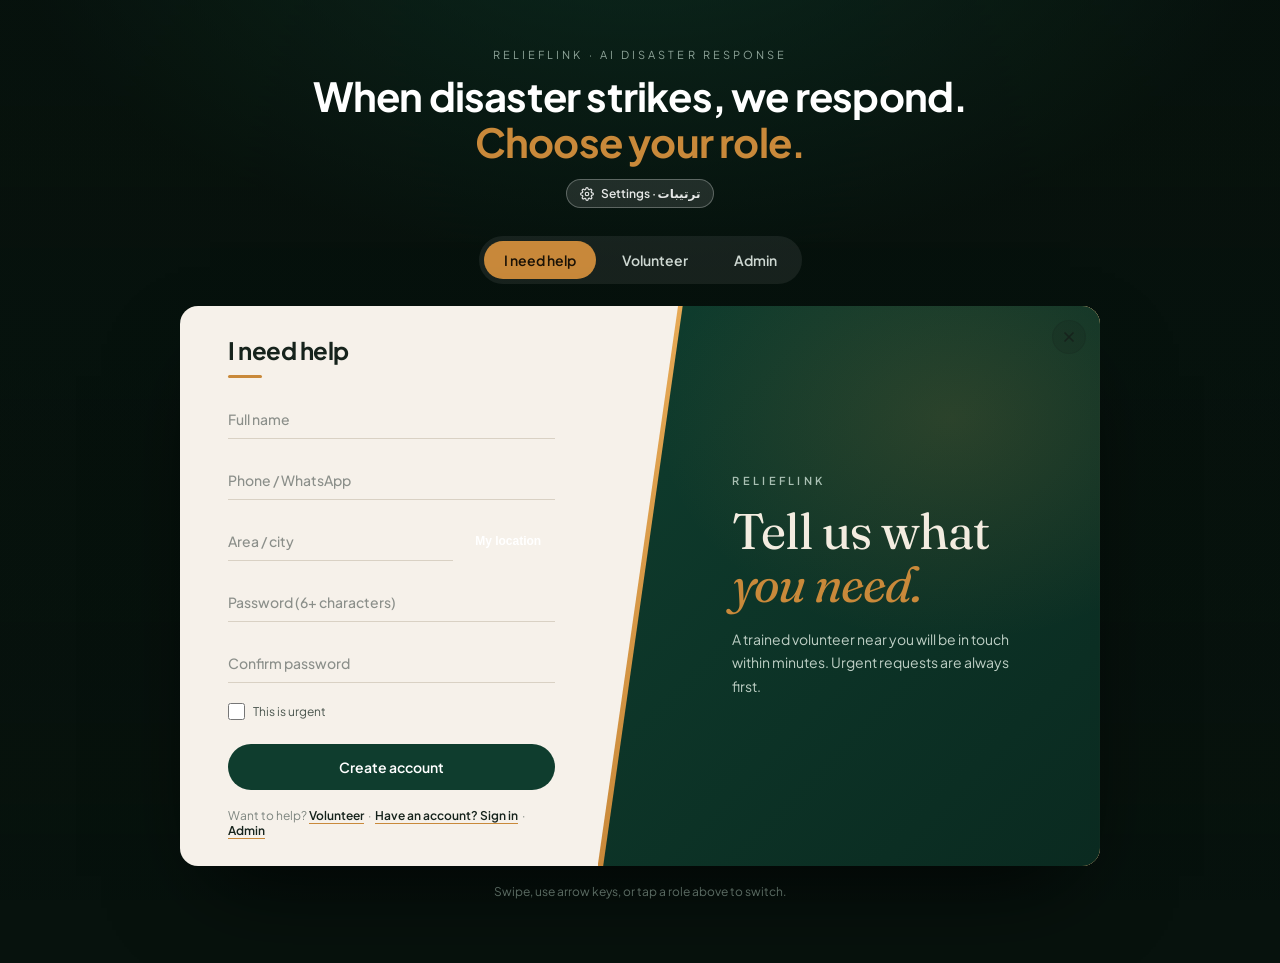
<file: index.html>
<!DOCTYPE html>
<html lang="en">
<head>
<meta charset="utf-8">
<meta name="viewport" content="width=device-width, initial-scale=1">
<title>ReliefLink – Help, Volunteer, Admin</title>
<link rel="preconnect" href="https://fonts.googleapis.com">
<link rel="preconnect" href="https://fonts.gstatic.com" crossorigin>
<link href="https://fonts.googleapis.com/css2?family=Fraunces:ital,opsz,wght@0,9..144,400;1,9..144,400&family=Plus+Jakarta+Sans:wght@400;500;600;700&display=swap" rel="stylesheet">
<style>
:root{
  --bg:#07120d; --cream:#f6f1ea; --ink:#16231c; --muted:#7d857f;
  --green:#0f3d2e; --green2:#0a2a20; --gold:#c9893a; --line:#d9d1c4;
  --ease:cubic-bezier(.77,0,.18,1);
}
*{box-sizing:border-box;margin:0;-webkit-tap-highlight-color:transparent}
html,body{min-height:100%;height:100%}

body{
  background:var(--bg);
  color:#fff;
  font-family:"Plus Jakarta Sans",system-ui,sans-serif;
  overflow-x:hidden;
  -webkit-font-smoothing:antialiased;
}

/* ══════════════════════════════
   BACKGROUND SLIDESHOW
══════════════════════════════ */
.bg-slide{
  position:fixed;inset:0;z-index:0;
  background-size:cover;background-position:center;
  opacity:0;transition:opacity 2s ease-in-out;
  filter:brightness(0.48) saturate(0.7);
}
.bg-slide.visible{opacity:1}
body::after{
  content:"";position:fixed;inset:0;z-index:1;
  background:radial-gradient(900px 500px at 50% -10%,rgba(18,61,45,.5) 0%,rgba(7,18,13,.35) 70%),
             linear-gradient(180deg,rgba(7,18,13,.25) 0%,rgba(7,18,13,.6) 100%);
  pointer-events:none;
}

/* ══════════════════════════════
   DESKTOP LAYOUT (≥761px)
══════════════════════════════ */
.desktop-wrap{
  position:relative;z-index:2;
  display:flex;flex-direction:column;align-items:center;
  padding:48px 16px 64px;
  min-height:100vh;
}

.head{text-align:center;margin-bottom:28px}
.head small{display:block;font-size:11px;letter-spacing:.28em;text-transform:uppercase;color:#8da398;margin-bottom:12px}
.head h1{font-size:clamp(26px,5vw,40px);line-height:1.15;font-weight:700;letter-spacing:-.02em}
.head h1 span{color:var(--gold);display:block}

/* tabs */
.tabs{display:flex;gap:6px;padding:5px;border-radius:999px;background:rgba(255,255,255,.07);margin-bottom:22px;flex-wrap:wrap;justify-content:center}
.tabs button{font:600 14px "Plus Jakarta Sans",sans-serif;color:#cfd9d3;background:none;border:0;padding:10px 20px;border-radius:999px;cursor:pointer;transition:background .35s,color .35s}
.tabs button[aria-selected="true"]{background:var(--gold);color:#1b1206}
.tabs button:focus-visible,.f a:focus-visible,.btn:focus-visible,.eye:focus-visible{outline:2px solid var(--gold);outline-offset:3px}

/* split card */
.card{position:relative;width:min(920px,100%);height:560px;background:var(--cream);color:var(--ink);border-radius:18px;overflow:hidden;box-shadow:0 40px 90px -30px rgba(0,0,0,.8);animation:cardIn 1s var(--ease) both;touch-action:pan-y;transition:opacity .5s var(--ease),transform .5s var(--ease),margin .5s var(--ease)}
@keyframes cardIn{from{opacity:0;transform:translateY(32px) scale(.97)}to{opacity:1;transform:none}}
.card.closed{opacity:0;transform:translateY(20px) scale(.97);pointer-events:none;margin-top:-560px}

.info{position:absolute;top:0;bottom:0;left:46%;width:54%;z-index:2;color:#f3ece0;background:radial-gradient(420px 320px at 70% 20%,rgba(201,137,58,.16),transparent 70%),linear-gradient(135deg,var(--green),var(--green2));clip-path:polygon(16% 0,100% 0,100% 100%,0 100%);transition:left .85s var(--ease),clip-path .85s var(--ease)}
.card[data-side="left"] .info{left:0;clip-path:polygon(0 0,100% 0,84% 100%,0 100%)}
.edge{position:absolute;top:0;bottom:0;left:45.4%;width:54.6%;z-index:1;background:linear-gradient(180deg,#e6a955,var(--gold));clip-path:polygon(16% 0,100% 0,100% 100%,0 100%);transition:left .85s .09s var(--ease),width .85s .09s var(--ease),clip-path .85s .09s var(--ease)}
.card[data-side="left"] .edge{left:0;clip-path:polygon(0 0,100% 0,84% 100%,0 100%)}

.msg{position:absolute;top:0;bottom:0;display:flex;flex-direction:column;justify-content:center;opacity:0;visibility:hidden;transition:opacity .3s,visibility 0s .3s}
.msg.r{left:26%;right:9%}.msg.l{left:9%;right:26%}
.msg.active{opacity:1;visibility:visible;transition:opacity .6s .5s,visibility 0s .5s}
.msg .brand{font-size:11px;letter-spacing:.3em;font-weight:600;color:#a9c0b3;margin-bottom:18px}
.msg h2{font:400 clamp(34px,5vw,50px)/1.05 "Fraunces",serif;letter-spacing:-.02em}
.msg h2 em{color:var(--gold);display:block}
.msg p{margin-top:18px;font-size:14px;line-height:1.65;color:#bfd0c6;max-width:30ch}

.form{position:absolute;top:0;bottom:0;width:46%;padding:0 48px;display:flex;flex-direction:column;justify-content:center;opacity:0;visibility:hidden;transform:translateX(var(--shift));transition:opacity .35s,transform .7s var(--ease),visibility 0s .7s}
.form[data-pos="left"]{left:0;--shift:-28px}
.form[data-pos="right"]{left:54%;--shift:28px}
.form.active{opacity:1;visibility:visible;transform:none;transition:opacity .5s .3s,transform .8s .2s var(--ease),visibility 0s}
.form>*{opacity:0;transform:translateY(12px);transition:opacity .2s,transform .2s}
.form.active>*{opacity:1;transform:none;transition:opacity .5s calc(.45s + var(--i)*70ms),transform .5s calc(.45s + var(--i)*70ms)}
.form h3{font-size:24px;font-weight:700;letter-spacing:-.02em}
.form h3::after{content:"";display:block;width:34px;height:3px;background:var(--gold);margin-top:10px;border-radius:2px}
.sub{font-size:13px;color:var(--muted);margin-top:12px;line-height:1.5}

.field{position:relative;margin-top:22px}
.field input,.field select{width:100%;border:0;border-bottom:1.5px solid var(--line);background:transparent;font:500 14px "Plus Jakarta Sans",sans-serif;color:var(--ink);padding:10px 34px 10px 0;outline:0;border-radius:0;appearance:none}
.field select{cursor:pointer}
.field::before{content:"";position:absolute;left:0;bottom:0;height:1.5px;width:100%;background:var(--gold);transform:scaleX(0);transform-origin:left;transition:transform .45s var(--ease);z-index:1}
.field:focus-within::before{transform:scaleX(1)}
.field input::placeholder{color:#8b8f8a}
.eye{position:absolute;right:0;top:8px;background:none;border:0;font:600 12px "Plus Jakarta Sans";color:var(--muted);cursor:pointer;padding:4px}
.row{display:flex;justify-content:space-between;align-items:center;gap:10px;margin-top:20px;font-size:12px}
.row label{display:flex;align-items:center;gap:8px;cursor:pointer;color:#4b564f}
.row input{accent-color:var(--green);width:15px;height:15px}
#urgentCheck,#mUrgentCheck{accent-color:#d64545;width:17px;height:17px;cursor:pointer}
label.urgent-on{color:#d64545!important;font-weight:700}
.f a{color:var(--ink);font-weight:600;text-decoration:none;border-bottom:1.5px solid var(--gold);cursor:pointer}
.btn{margin-top:24px;width:100%;border:0;border-radius:999px;background:var(--green);color:#fff;font:600 14px "Plus Jakarta Sans",sans-serif;padding:14px;cursor:pointer;transition:transform .25s,box-shadow .25s,background .25s}
.btn:hover{transform:translateY(-2px);box-shadow:0 12px 24px -10px rgba(15,61,46,.7);background:#134a38}
.alt{margin-top:18px;font-size:12px;color:var(--muted)}

/* close & reopen */
.close-btn{position:absolute;top:14px;right:14px;z-index:10;width:34px;height:34px;border-radius:50%;background:rgba(22,35,28,.18);border:1.5px solid rgba(22,35,28,.15);display:flex;align-items:center;justify-content:center;cursor:pointer;transition:background .2s,transform .2s;color:var(--ink)}
.close-btn:hover{background:rgba(201,137,58,.18);transform:scale(1.1)}
.close-btn svg{width:16px;height:16px;pointer-events:none}
.reopen-btn{display:none;margin-top:16px;padding:12px 32px;border-radius:999px;background:rgba(201,137,58,.15);border:1.5px solid var(--gold);color:var(--gold);font:600 14px "Plus Jakarta Sans",sans-serif;cursor:pointer;transition:background .25s,transform .2s;letter-spacing:.03em}
.reopen-btn:hover{background:rgba(201,137,58,.28);transform:translateY(-2px)}
.reopen-btn.visible{display:inline-flex;align-items:center;gap:8px}

.hint{margin-top:18px;font-size:12px;color:#7f968a;text-align:center}

/* toast */
#toast{position:fixed;left:50%;bottom:28px;transform:translate(-50%,30px);opacity:0;pointer-events:none;background:var(--cream);color:var(--ink);padding:12px 20px;border-radius:999px;font-size:14px;font-weight:600;border-left:5px solid var(--gold);transition:opacity .3s,transform .4s var(--ease);z-index:999}
#toast.show{opacity:1;transform:translate(-50%,0)}

/* ══════════════════════════════
   MOBILE LAYOUT (≤760px)
══════════════════════════════ */
.mobile-wrap{display:none}

@media(max-width:760px){
  .desktop-wrap{display:none}
  .mobile-wrap{
    display:flex;flex-direction:column;
    min-height:100vh;
    position:relative;z-index:2;
  }

  /* ── hero top section ── */
  .m-hero{
    padding:52px 24px 28px;
    text-align:center;
    flex-shrink:0;
  }
  .m-logo{
    display:inline-flex;align-items:center;gap:8px;
    margin-bottom:20px;
  }
  .m-logo-dot{
    width:10px;height:10px;border-radius:50%;
    background:var(--gold);
    box-shadow:0 0 0 3px rgba(201,137,58,.25);
    animation:mpulse 2s infinite;
  }
  @keyframes mpulse{0%,100%{box-shadow:0 0 0 3px rgba(201,137,58,.25)}50%{box-shadow:0 0 0 7px rgba(201,137,58,.08)}}
  .m-logo span{font-size:13px;font-weight:700;letter-spacing:.2em;text-transform:uppercase;color:#8da398}

  .m-hero h1{
    font-size:clamp(28px,7vw,38px);
    font-weight:700;line-height:1.15;
    letter-spacing:-.02em;
    margin-bottom:8px;
  }
  .m-hero h1 em{color:var(--gold);font-style:normal;display:block}
  .m-hero p{font-size:13px;color:#8da398;line-height:1.6}

  /* ── 3 role cards ── */
  .m-role-cards{
    display:flex;flex-direction:column;gap:12px;
    padding:0 16px 24px;
  }
  .m-role-card{
    background:rgba(255,255,255,.07);
    border:1.5px solid rgba(255,255,255,.1);
    border-radius:16px;
    padding:18px 20px;
    display:flex;align-items:center;gap:16px;
    cursor:pointer;
    transition:background .25s,border-color .25s,transform .2s;
    -webkit-user-select:none;user-select:none;
  }
  .m-role-card:active{transform:scale(.98)}
  .m-role-card.help-card:hover,  .m-role-card.help-card:focus{background:rgba(15,61,46,.45);border-color:rgba(201,137,58,.4)}
  .m-role-card.vol-card:hover,   .m-role-card.vol-card:focus{background:rgba(15,61,46,.45);border-color:rgba(201,137,58,.4)}
  .m-role-card.admin-card:hover, .m-role-card.admin-card:focus{background:rgba(15,61,46,.45);border-color:rgba(201,137,58,.4)}

  .m-card-icon{
    width:46px;height:46px;border-radius:14px;
    display:flex;align-items:center;justify-content:center;
    flex-shrink:0;
  }
  .help-card  .m-card-icon{background:linear-gradient(135deg,rgba(15,61,46,.9),rgba(22,163,74,.3))}
  .vol-card   .m-card-icon{background:linear-gradient(135deg,rgba(181,135,58,.3),rgba(201,137,58,.5))}
  .admin-card .m-card-icon{background:linear-gradient(135deg,rgba(15,61,46,.9),rgba(10,42,32,.9))}
  .m-card-icon svg{width:22px;height:22px;color:#e8dcc8}

  .m-card-body{flex:1}
  .m-card-label{font-size:10px;font-weight:700;letter-spacing:.15em;text-transform:uppercase;color:var(--gold);margin-bottom:3px}
  .m-card-title{font-size:17px;font-weight:700;color:#f3ece0;line-height:1.2}
  .m-card-desc{font-size:12px;color:#8da398;margin-top:3px;line-height:1.45}

  .m-card-arrow{color:rgba(255,255,255,.3);flex-shrink:0}
  .m-card-arrow svg{width:18px;height:18px}

  /* ── bottom sheet overlay ── */
  .m-sheet-overlay{
    position:fixed;inset:0;z-index:50;
    background:rgba(7,18,13,.6);
    backdrop-filter:blur(4px);
    opacity:0;pointer-events:none;
    transition:opacity .35s ease;
  }
  .m-sheet-overlay.open{opacity:1;pointer-events:all}

  /* ── bottom sheet ── */
  .m-sheet{
    position:fixed;left:0;right:0;bottom:0;z-index:51;
    background:var(--cream);
    border-radius:24px 24px 0 0;
    max-height:92vh;
    overflow-y:auto;
    transform:translateY(100%);
    transition:transform .45s var(--ease);
    /* scrollbar */
    scrollbar-width:thin;
    scrollbar-color:var(--line) transparent;
  }
  .m-sheet.open{transform:translateY(0)}

  /* drag handle */
  .m-sheet-handle{
    display:flex;justify-content:center;padding:14px 0 8px;
    position:sticky;top:0;background:var(--cream);z-index:1;
  }
  .m-sheet-handle::before{
    content:"";width:40px;height:4px;border-radius:2px;
    background:var(--line);
  }

  /* sheet header */
  .m-sheet-head{
    padding:4px 24px 20px;
    display:flex;align-items:flex-start;justify-content:space-between;
    position:sticky;top:36px;background:var(--cream);z-index:1;
    border-bottom:1px solid var(--line);
    margin-bottom:4px;
  }
  .m-sheet-head-text{}
  .m-sheet-badge{font-size:10px;font-weight:700;letter-spacing:.15em;text-transform:uppercase;color:var(--gold);margin-bottom:4px}
  .m-sheet-title{font-size:22px;font-weight:700;color:var(--ink);letter-spacing:-.02em}
  .m-sheet-title::after{content:"";display:block;width:28px;height:3px;background:var(--gold);margin-top:8px;border-radius:2px}

  /* close X */
  .m-sheet-close{
    width:36px;height:36px;border-radius:50%;
    background:rgba(22,35,28,.08);
    border:1.5px solid rgba(22,35,28,.12);
    display:flex;align-items:center;justify-content:center;
    cursor:pointer;flex-shrink:0;margin-left:12px;margin-top:2px;
    transition:background .2s;color:var(--ink);
  }
  .m-sheet-close:hover{background:rgba(201,137,58,.15)}
  .m-sheet-close svg{width:16px;height:16px;pointer-events:none}

  /* sheet form */
  .m-sheet-form{padding:20px 24px 48px}
  .m-field{position:relative;margin-bottom:20px}
  .m-field label{display:block;font-size:11px;font-weight:700;letter-spacing:.08em;text-transform:uppercase;color:var(--muted);margin-bottom:6px}
  .m-field input,.m-field select,.m-field textarea{
    width:100%;border:0;border-bottom:1.5px solid var(--line);
    background:transparent;
    font:500 16px "Plus Jakarta Sans",sans-serif;/* 16px prevents iOS zoom */
    color:var(--ink);padding:10px 0;outline:0;border-radius:0;appearance:none;
  }
  .m-field textarea{min-height:80px;resize:none;line-height:1.5}
  .m-field::after{
    content:"";position:absolute;left:0;bottom:0;height:1.5px;
    width:100%;background:var(--gold);
    transform:scaleX(0);transform-origin:left;transition:transform .4s var(--ease);
  }
  .m-field:focus-within::after{transform:scaleX(1)}
  .m-field input::placeholder,.m-field textarea::placeholder{color:#aaa}
  .m-eye{position:absolute;right:0;bottom:10px;background:none;border:0;font:600 12px "Plus Jakarta Sans";color:var(--muted);cursor:pointer;padding:4px}

  .m-check{display:flex;align-items:center;gap:10px;margin-bottom:20px;cursor:pointer;font-size:13px;color:#4b564f}
  .m-check input{accent-color:var(--green);width:18px;height:18px;flex-shrink:0}

  .m-btn{
    width:100%;border:0;border-radius:999px;
    background:var(--green);color:#fff;
    font:600 16px "Plus Jakarta Sans",sans-serif;
    padding:16px;cursor:pointer;
    transition:transform .2s,box-shadow .2s,background .2s;
    margin-top:8px;
  }
  .m-btn:active{transform:scale(.98)}
  .m-btn:hover{background:#134a38;box-shadow:0 12px 24px -10px rgba(15,61,46,.6)}

  .m-alt{margin-top:20px;font-size:12.5px;color:var(--muted);text-align:center;line-height:1.6}
  .m-alt a{color:var(--ink);font-weight:600;text-decoration:none;border-bottom:1.5px solid var(--gold);cursor:pointer}

  /* quote strip inside sheet */
  .m-quote{
    margin:0 24px 24px;
    padding:18px 20px;
    border-radius:14px;
    background:linear-gradient(135deg,var(--green),var(--green2));
    color:#f3ece0;
  }
  .m-quote-brand{font-size:10px;letter-spacing:.25em;font-weight:700;color:#a9c0b3;margin-bottom:8px;text-transform:uppercase}
  .m-quote h3{font:400 22px/1.15 "Fraunces",serif;letter-spacing:-.01em}
  .m-quote h3 em{color:var(--gold);font-style:normal}
  .m-quote p{font-size:12.5px;color:#bfd0c6;margin-top:8px;line-height:1.55}
}

@media(prefers-reduced-motion:reduce){
  *{transition-duration:.01ms!important;transition-delay:0s!important;animation:none!important}
}
@keyframes rise{from{opacity:0;transform:translateY(12px)}to{opacity:1;transform:none}}
</style>
</head>
<body>

<!-- background slides -->
<div class="bg-slide visible" id="bg0"></div>
<div class="bg-slide" id="bg1"></div>
<div class="bg-slide" id="bg2"></div>
<div class="bg-slide" id="bg3"></div>

<!-- ══════════════════════════════════════
     DESKTOP
══════════════════════════════════════ -->
<div class="desktop-wrap">
  <header class="head">
    <small>ReliefLink · AI Disaster Response</small>
    <h1>When disaster strikes, we respond.<span>Choose your role.</span></h1>
  <div style="margin-top:14px"><a href="dashboards/settings.html?from=index" style="display:inline-flex;align-items:center;gap:7px;font-size:12px;opacity:.9;background:rgba(255,255,255,.12);border:1px solid rgba(255,255,255,.3);border-radius:999px;padding:6px 13px;color:inherit;text-decoration:none;font-weight:600"><svg width="14" height="14" viewBox="0 0 24 24" fill="none" stroke="currentColor" stroke-width="2" stroke-linecap="round" stroke-linejoin="round"><circle cx="12" cy="12" r="3"/><path d="M19.4 15a1.65 1.65 0 0 0 .33 1.82l.06.06a2 2 0 1 1-2.83 2.83l-.06-.06a1.65 1.65 0 0 0-1.82-.33 1.65 1.65 0 0 0-1 1.51V21a2 2 0 1 1-4 0v-.09a1.65 1.65 0 0 0-1-1.51 1.65 1.65 0 0 0-1.82.33l-.06.06a2 2 0 1 1-2.83-2.83l.06-.06a1.65 1.65 0 0 0 .33-1.82 1.65 1.65 0 0 0-1.51-1H3a2 2 0 1 1 0-4h.09a1.65 1.65 0 0 0 1.51-1 1.65 1.65 0 0 0-.33-1.82l-.06-.06a2 2 0 1 1 2.83-2.83l.06.06a1.65 1.65 0 0 0 1.82.33h.01a1.65 1.65 0 0 0 1-1.51V3a2 2 0 1 1 4 0v.09a1.65 1.65 0 0 0 1 1.51h.01a1.65 1.65 0 0 0 1.82-.33l.06-.06a2 2 0 1 1 2.83 2.83l-.06.06a1.65 1.65 0 0 0-.33 1.82v.01a1.65 1.65 0 0 0 1.51 1H21a2 2 0 1 1 0 4h-.09a1.65 1.65 0 0 0-1.51 1z"/></svg>Settings · ترتیبات</a></div>
  </header>

  <div class="tabs" role="tablist" aria-label="Choose your role">
    <button role="tab" data-role="help" aria-selected="true" data-rl="tabHelp">I need help</button>
    <button role="tab" data-role="volunteer" aria-selected="false" data-rl="tabVol">Volunteer</button>
    <button role="tab" data-role="admin" aria-selected="false" data-rl="tabAdmin">Admin</button>
  </div>

  <main class="card" id="card" data-side="right">
    <button class="close-btn" id="closeBtn" aria-label="Close">
      <svg fill="none" viewBox="0 0 24 24" stroke="currentColor" stroke-width="2.5">
        <path stroke-linecap="round" stroke-linejoin="round" d="M6 18L18 6M6 6l12 12"/>
      </svg>
    </button>
    <div class="edge"></div>
    <div class="info" aria-live="polite">
      <div class="msg r active" data-role="help">
        <span class="brand">RELIEFLINK</span>
        <h2>Tell us what <em>you need.</em></h2>
        <p>A trained volunteer near you will be in touch within minutes. Urgent requests are always first.</p>
      </div>
      <div class="msg l" data-role="volunteer">
        <span class="brand">RELIEFLINK</span>
        <h2>Lend a <em>hand.</em></h2>
        <p>Choose what you can do and the hours you have. We match you with people who need your skills.</p>
      </div>
      <div class="msg r" data-role="admin">
        <span class="brand">RELIEFLINK</span>
        <h2>Welcome <em>back.</em></h2>
        <p>Review live requests, assign volunteers, and track every completed response from one place.</p>
      </div>
    </div>

    <form class="form f active" data-role="help" data-pos="left" data-msg="Request sent. A volunteer will contact you soon.">
      <h3 style="--i:0" data-rl="hHelp">I need help</h3>
      <div class="field" style="--i:1"><input aria-label="Full name" placeholder="Full name" required></div>
      <div class="field" style="--i:2"><input type="tel" aria-label="Phone" placeholder="Phone / WhatsApp" required></div>
      <div class="field" style="--i:3">
        <div style="display:flex;gap:8px">
          <input id="helpArea" aria-label="Area" placeholder="Area / city" required style="flex:1">
          <button type="button" id="geoBtn" title="Use my GPS location" onclick="RL.useGeo('helpArea')" style="flex:none;background:var(--g);color:#fff;border:none;border-radius:12px;padding:0 14px;font-size:12px;font-weight:700;cursor:pointer;white-space:nowrap">My location</button>
        </div>
      </div>
      <div class="field" style="--i:4"><input type="password" name="hpass" aria-label="Password" placeholder="Password (6+ characters)" required minlength="6" autocomplete="new-password"></div>
      <div class="field" style="--i:5"><input type="password" name="hpass2" aria-label="Confirm password" placeholder="Confirm password" required minlength="6" autocomplete="new-password"></div>
      <div class="row" style="--i:6"><label><input type="checkbox" id="urgentCheck"> <span data-rl="chkUrgent">This is urgent</span></label></div>
      <button class="btn" style="--i:7" data-rl="btnCreate">Create account</button>
      <p class="alt" style="--i:7">Want to help? <a data-go="volunteer" tabindex="0" role="button">Volunteer</a> &nbsp;·&nbsp; <a tabindex="0" role="button" id="hsOpen"><span data-rl="lnkAccSign">Have an account? Sign in</span></a> &nbsp;·&nbsp; <a data-go="admin" tabindex="0" role="button">Admin</a></p>
      <div id="helpSign" style="display:none;width:100%">
        <h3 data-rl="hAccSign">Sign in to your account</h3>
        <div class="field"><input type="tel" id="hsPhone" aria-label="Phone" placeholder="Phone: 03001234567" maxlength="17"></div>
        <div class="field"><input type="password" id="hsPass" aria-label="Password" placeholder="Password" autocomplete="current-password"></div>
        <button class="btn" type="button" id="hsGo" data-rl="btnSignin">Sign in</button>
        <p class="alt"><a tabindex="0" role="button" id="hsReg"><span data-rl="lnkNoAcc">New here? Create account</span></a></p>
      </div>
    </form>

    <form class="form f" data-role="volunteer" data-pos="right" data-msg="Thank you! We will message you with your first task.">
      <div id="volReg" style="display:contents">
      <h3 style="--i:0" data-rl="hVol">Join as volunteer</h3>
      <div class="field" style="--i:1"><input aria-label="Full name" placeholder="Full name" required minlength="2" maxlength="40" pattern="[A-Za-z\u0600-\u06FF][A-Za-z\u0600-\u06FF ']{1,39}" title="Write your full real name (e.g. Ali Raza)"></div>
      <div class="field" style="--i:2"><input type="tel" aria-label="Phone" placeholder="Phone: 03001234567" required pattern="03\d{9}|\+?92\s?0?3\d[\s\d\-]{7,11}" maxlength="17" title="Pakistani mobile number — 03XXXXXXXXX"></div>
      <div class="field" style="--i:3"><input aria-label="Area" placeholder="Area / city" required minlength="2" maxlength="40"></div>
      <div class="field" style="--i:4"><input type="password" name="pass" aria-label="Password" placeholder="Password (6+ characters)" required minlength="6" autocomplete="new-password"></div>
      <div class="field" style="--i:5"><input type="password" name="pass2" aria-label="Confirm password" placeholder="Confirm password" required minlength="6" autocomplete="new-password"></div>
      <div class="field" style="--i:6">
        <select aria-label="Skill" required>
          <option value="" disabled selected>How can you help?</option>
          <option>Medical / First aid</option><option>Search &amp; rescue</option><option>Delivery &amp; logistics</option><option>Teaching / counselling</option><option>Other</option>
        </select>
      </div>
      <div class="row" style="--i:7"><label><input type="checkbox"> <span data-rl="chkWeekend">Weekends only</span></label></div>
      <button class="btn" style="--i:8" data-rl="btnVol">Join as volunteer</button>
      <p class="alt" style="--i:9"><a tabindex="0" role="button" id="toVolSign"><span data-rl="lnkHaveAcc">Already have an account? Sign in</span></a> &nbsp;·&nbsp; Need help? <a data-go="help" tabindex="0" role="button">Ask for help</a></p>
      </div>
      <div id="volSign" style="display:none">
      <h3 style="--i:0" data-rl="hSign">Volunteer sign in</h3>
      <div class="field" style="--i:1"><input type="tel" id="vsPhone" aria-label="Phone" placeholder="Phone: 03001234567" required pattern="03\d{9}|\+?92\s?0?3\d[\s\d\-]{7,11}" maxlength="17"></div>
      <div class="field" style="--i:2"><input type="password" id="vsPass" aria-label="Password" placeholder="Password" required autocomplete="current-password"></div>
      <button class="btn" style="--i:3" type="submit" data-rl="btnSignin">Sign in</button>
      <p class="alt" style="--i:4"><a tabindex="0" role="button" id="toVolReg"><span data-rl="lnkNoAcc">New here? Create account</span></a></p>
      </div>
    </form>

    <form class="form f" data-role="admin" data-pos="left" data-msg="Signed in (demo). Connect your backend here.">
      <h3 style="--i:0" data-rl="hAdmin">Admin sign in</h3>
      <p class="sub" style="--i:1">For ReliefLink team members only.</p>
      <div class="field" style="--i:2"><input type="email" aria-label="Email" placeholder="Admin email" required></div>
      <div class="field" style="--i:3">
        <input id="pw" type="password" aria-label="Password" placeholder="Password" required>
        <button type="button" class="eye" id="eye" aria-label="Show password">Show</button>
      </div>
      <div class="row" style="--i:4">
        <label><input type="checkbox" checked> Keep me signed in</label>
        <a tabindex="0" role="button" onclick="return RL.forgot()">Forgot?</a>
      </div>
      <button class="btn" style="--i:5" data-rl="btnAdmin">Sign in</button>
      <p class="alt" style="--i:6">Not admin? <a data-go="help" tabindex="0" role="button">Back to help</a></p>
    </form>
  </main>

  <button class="reopen-btn" id="reopenBtn">
    <svg width="16" height="16" fill="none" viewBox="0 0 24 24" stroke="currentColor" stroke-width="2.5"><path stroke-linecap="round" stroke-linejoin="round" d="M12 4v16m8-8H4"/></svg>
    Open panel again
  </button>

  <p class="hint">Swipe, use arrow keys, or tap a role above to switch.</p>
</div>

<!-- ══════════════════════════════════════
     MOBILE
══════════════════════════════════════ -->
<div class="mobile-wrap">

  <!-- hero -->
  <div class="m-hero">
    <div class="m-logo">
      <div class="m-logo-dot"></div>
      <span>ReliefLink · AI Disaster Response</span>
    </div>
    <h1>When disaster strikes,<em>we respond.</em></h1>
    <p style="margin-top:10px">Choose how you want to connect with our relief network.</p>
  </div>

  <!-- 3 role tap cards -->
  <div class="m-role-cards">

    <div class="m-role-card help-card" data-open="help" tabindex="0" role="button" aria-label="I need help">
      <div class="m-card-icon">
        <svg fill="none" viewBox="0 0 24 24" stroke="currentColor" stroke-width="2">
          <path stroke-linecap="round" stroke-linejoin="round" d="M14.857 17.082a23.848 23.848 0 005.454-1.31A8.967 8.967 0 0118 9.75v-.7V9A6 6 0 006 9v.75a8.967 8.967 0 01-2.312 6.022c1.733.64 3.56 1.085 5.455 1.31m5.714 0a24.255 24.255 0 01-5.714 0m5.714 0a3 3 0 11-5.714 0"/>
        </svg>
      </div>
      <div class="m-card-body">
        <div class="m-card-label">Affected Person</div>
        <div class="m-card-title">I Need Help</div>
        <div class="m-card-desc">Send SOS · Find shelter · AI guidance</div>
      </div>
      <div class="m-card-arrow">
        <svg fill="none" viewBox="0 0 24 24" stroke="currentColor" stroke-width="2.5">
          <path stroke-linecap="round" stroke-linejoin="round" d="M8.25 4.5l7.5 7.5-7.5 7.5"/>
        </svg>
      </div>
    </div>

    <div class="m-role-card vol-card" data-open="volunteer" tabindex="0" role="button" aria-label="Volunteer">
      <div class="m-card-icon">
        <svg fill="none" viewBox="0 0 24 24" stroke="currentColor" stroke-width="2">
          <path stroke-linecap="round" stroke-linejoin="round" d="M17 20h5v-2a3 3 0 00-5.356-1.857M17 20H7m10 0v-2c0-.656-.126-1.283-.356-1.857M7 20H2v-2a3 3 0 015.356-1.857M7 20v-2c0-.656.126-1.283.356-1.857m0 0a5.002 5.002 0 019.288 0M15 7a3 3 0 11-6 0 3 3 0 016 0z"/>
        </svg>
      </div>
      <div class="m-card-body">
        <div class="m-card-label">Community Hero</div>
        <div class="m-card-title">I Want to Volunteer</div>
        <div class="m-card-desc">Join the network · Get matched · Save lives</div>
      </div>
      <div class="m-card-arrow">
        <svg fill="none" viewBox="0 0 24 24" stroke="currentColor" stroke-width="2.5">
          <path stroke-linecap="round" stroke-linejoin="round" d="M8.25 4.5l7.5 7.5-7.5 7.5"/>
        </svg>
      </div>
    </div>

    <div class="m-role-card admin-card" data-open="admin" tabindex="0" role="button" aria-label="Admin">
      <div class="m-card-icon">
        <svg fill="none" viewBox="0 0 24 24" stroke="currentColor" stroke-width="2">
          <path stroke-linecap="round" stroke-linejoin="round" d="M9 17V7m0 10a2 2 0 01-2 2H5a2 2 0 01-2-2V7a2 2 0 012-2h2a2 2 0 012 2m0 10a2 2 0 002 2h2a2 2 0 002-2M9 7a2 2 0 012-2h2a2 2 0 012 2m0 10V7m0 10a2 2 0 002 2h2a2 2 0 002-2V7a2 2 0 00-2-2h-2a2 2 0 00-2 2"/>
        </svg>
      </div>
      <div class="m-card-body">
        <div class="m-card-label">Command Center</div>
        <div class="m-card-title">Admin / Manager</div>
        <div class="m-card-desc">Dashboard · Assign volunteers · Monitor</div>
      </div>
      <div class="m-card-arrow">
        <svg fill="none" viewBox="0 0 24 24" stroke="currentColor" stroke-width="2.5">
          <path stroke-linecap="round" stroke-linejoin="round" d="M8.25 4.5l7.5 7.5-7.5 7.5"/>
        </svg>
      </div>
    </div>

  </div><!-- /m-role-cards -->

  <!-- bottom sheet overlay -->
  <div class="m-sheet-overlay" id="mOverlay"></div>

  <!-- bottom sheet: I need help -->
  <div class="m-sheet" id="sheet-help" role="dialog" aria-label="I need help">
    <div class="m-sheet-handle"></div>
    <div class="m-sheet-head">
      <div class="m-sheet-head-text">
        <div class="m-sheet-badge">Affected Person</div>
        <div class="m-sheet-title">I Need Help</div>
      </div>
      <button class="m-sheet-close" data-close aria-label="Close">
        <svg fill="none" viewBox="0 0 24 24" stroke="currentColor" stroke-width="2.5">
          <path stroke-linecap="round" stroke-linejoin="round" d="M6 18L18 6M6 6l12 12"/>
        </svg>
      </button>
    </div>
    <div class="m-quote">
      <div class="m-quote-brand">RELIEFLINK</div>
      <h3>Tell us what <em>you need.</em></h3>
      <p>A trained volunteer near you will be in touch within minutes.</p>
    </div>
    <form class="m-sheet-form" data-mmsg="Account created! A volunteer will contact you soon.">
      <div class="m-field"><label>Full Name</label><input type="text" placeholder="Your full name" required></div>
      <div class="m-field"><label>Phone / WhatsApp</label><input type="tel" placeholder="+92 3xx-xxxxxxx" required></div>
      <div class="m-field"><label>Area / City</label><input type="text" placeholder="Your location" required></div>
      <div class="m-field"><label>Password</label><input type="password" name="hpass" placeholder="Password (6+ characters)" required minlength="6" autocomplete="new-password"></div>
      <div class="m-field"><label>Confirm Password</label><input type="password" name="hpass2" placeholder="Re-enter password" required minlength="6" autocomplete="new-password"></div>
      <label class="m-check"><input type="checkbox" id="mUrgentCheck"> Mark as urgent</label>
      <button type="submit" class="m-btn" data-rl="btnCreate">Create account</button>
      <p class="m-alt">Want to help others? <a data-mopen="volunteer">Volunteer</a> &nbsp;·&nbsp; <a data-mopen="signin"><span data-rl="lnkAccSign">Have an account? Sign in</span></a></p>
    </form>
  </div>

  <!-- bottom sheet: Sign in (citizen / volunteer) -->
  <div class="m-sheet" id="sheet-signin" role="dialog" aria-label="Sign in">
    <div class="m-sheet-handle"></div>
    <div class="m-sheet-head">
      <div class="m-sheet-head-text">
        <div class="m-sheet-badge">ReliefLink Account</div>
        <div class="m-sheet-title">Sign In</div>
      </div>
      <button class="m-sheet-close" data-close aria-label="Close">
        <svg fill="none" viewBox="0 0 24 24" stroke="currentColor" stroke-width="2.5">
          <path stroke-linecap="round" stroke-linejoin="round" d="M6 18L18 6M6 6l12 12"/>
        </svg>
      </button>
    </div>
    <div class="m-quote">
      <div class="m-quote-brand">RELIEFLINK</div>
      <h3>Welcome <em>back.</em></h3>
      <p>Sign in with your mobile number and password to track your request status.</p>
    </div>
    <form class="m-sheet-form" id="mSignForm">
      <div class="m-field" id="mRegNameField" style="display:none"><label>Full Name</label><input type="text" id="mSignName" placeholder="Your full name" maxlength="40" autocomplete="name"></div>
      <div class="m-field"><label>Mobile Number</label><input type="tel" id="mSignPhone" placeholder="03001234567" required pattern="03\d{9}|\+?92\s?0?3\d[\s\d\-]{7,11}" maxlength="17"></div>
      <div class="m-field"><label>Password</label><input type="password" id="mSignPass" placeholder="••••••••" required autocomplete="current-password"></div>
      <button type="submit" class="m-btn"><span id="mSignBtn" data-rl="btnSigninMob">Sign in</span></button>
      <p class="m-alt"><a data-mtogglereg="" tabindex="0" role="button"><span id="mRegToggle" data-rl="lnkNoAcc">New here? Create account</span></a> &nbsp;·&nbsp; <a data-mopen="volunteer"><span data-rl="lnkNoAccMob">Volunteer account? Join as volunteer</span></a></p>
    </form>
  </div>

  <!-- bottom sheet: Volunteer -->
  <div class="m-sheet" id="sheet-volunteer" role="dialog" aria-label="Volunteer">
    <div class="m-sheet-handle"></div>
    <div class="m-sheet-head">
      <div class="m-sheet-head-text">
        <div class="m-sheet-badge">Community Hero</div>
        <div class="m-sheet-title">Join as Volunteer</div>
      </div>
      <button class="m-sheet-close" data-close aria-label="Close">
        <svg fill="none" viewBox="0 0 24 24" stroke="currentColor" stroke-width="2.5">
          <path stroke-linecap="round" stroke-linejoin="round" d="M6 18L18 6M6 6l12 12"/>
        </svg>
      </button>
    </div>
    <div class="m-quote">
      <div class="m-quote-brand">RELIEFLINK</div>
      <h3>Lend a <em>hand.</em></h3>
      <p>We match you with people who need your skills, close to you.</p>
    </div>
    <form class="m-sheet-form" data-mmsg="Thank you! We'll message you with your first task.">
      <div class="m-field"><label>Full Name</label><input type="text" placeholder="Your full name" required minlength="2" maxlength="40" pattern="[A-Za-z\u0600-\u06FF][A-Za-z\u0600-\u06FF ']{1,39}" title="Write your full real name (e.g. Ali Raza)"></div>
      <div class="m-field"><label>Phone / WhatsApp</label><input type="tel" placeholder="03001234567" required pattern="03\d{9}|\+?92\s?0?3\d[\s\d\-]{7,11}" maxlength="17" title="Pakistani mobile number — 03XXXXXXXXX"></div>
      <div class="m-field"><label>Area / City</label><input type="text" placeholder="Where are you based?" required minlength="2" maxlength="40"></div>
      <div class="m-field"><label>Password</label><input type="password" name="pass" placeholder="Password (6+ characters)" required minlength="6" autocomplete="new-password"></div>
      <div class="m-field"><label>Confirm Password</label><input type="password" name="pass2" placeholder="Re-enter password" required minlength="6" autocomplete="new-password"></div>
      <div class="m-field">
        <label>How can you help?</label>
        <select required><option value="" disabled selected>Choose skill…</option><option>Medical / First aid</option><option>Search &amp; rescue</option><option>Delivery &amp; logistics</option><option>Teaching / counselling</option><option>Other</option></select>
      </div>
      <label class="m-check"><input type="checkbox"> Available weekends only</label>
      <button type="submit" class="m-btn" data-rl="mobVol">Register as Volunteer</button>
      <p class="m-alt"><a data-mopen="signin"><span data-rl="lnkHaveAccMob">Already have an account? Sign in</span></a> &nbsp;·&nbsp; Need help yourself? <a data-mopen="help">Ask for help</a></p>
    </form>
  </div>

  <!-- bottom sheet: Admin -->
  <div class="m-sheet" id="sheet-admin" role="dialog" aria-label="Admin sign in">
    <div class="m-sheet-handle"></div>
    <div class="m-sheet-head">
      <div class="m-sheet-head-text">
        <div class="m-sheet-badge">Command Center</div>
        <div class="m-sheet-title">Admin Sign In</div>
      </div>
      <button class="m-sheet-close" data-close aria-label="Close">
        <svg fill="none" viewBox="0 0 24 24" stroke="currentColor" stroke-width="2.5">
          <path stroke-linecap="round" stroke-linejoin="round" d="M6 18L18 6M6 6l12 12"/>
        </svg>
      </button>
    </div>
    <div class="m-quote">
      <div class="m-quote-brand">RELIEFLINK</div>
      <h3>Welcome <em>back.</em></h3>
      <p>Review live requests and manage your response teams.</p>
    </div>
    <form class="m-sheet-form" data-mmsg="Signed in (demo). Connect your backend here.">
      <p style="font-size:12.5px;color:var(--muted);margin-bottom:20px">For ReliefLink team members only.</p>
      <div class="m-field"><label>Admin Email</label><input type="email" placeholder="admin@relieflink.pk" required></div>
      <div class="m-field">
        <label>Password</label>
        <input id="mpw" type="password" placeholder="••••••••••" required>
        <button type="button" class="m-eye" id="meye">Show</button>
      </div>
      <label class="m-check"><input type="checkbox" checked> Keep me signed in</label>
      <button type="submit" class="m-btn" style="background:var(--green)">Sign In to Dashboard</button>
      <p class="m-alt">Not an admin? <a data-mopen="help">Back to help</a></p>
    </form>
  </div>

</div><!-- /mobile-wrap -->

<div id="toast" role="status"></div>

<script src="config.js"></script>
<script>
window.RL=(function(){
var API=(window.RELIEF_API||'').replace(/\/$/,''),PK=[30.3753,69.3451],P={},GPS=null,
CITY={lahore:[31.5204,74.3587],karachi:[24.8607,67.0011],islamabad:[33.6844,73.0479],rawalpindi:[33.5651,73.0169],multan:[30.1575,71.5249],faisalabad:[31.4504,73.135],peshawar:[34.0151,71.5249],quetta:[30.1798,66.975],rajanpur:[29.1044,70.3302],muzaffargarh:[30.0703,71.1933],layyah:[30.9693,70.9428],jhang:[31.2681,72.3181],sukkur:[27.7052,68.8574],charsadda:[34.1453,71.7308],hyderabad:[25.396,68.3578],larkana:[27.5598,68.2264],nowshera:[34.0153,71.9747]};
function geo(t){t=(t||'').toLowerCase();for(var k in CITY)if(t.indexOf(k)>-1)return CITY[k];return null}
function sess(){try{var s=localStorage.getItem('rl_session');if(!s)s=sessionStorage.getItem('rl_session');return s?JSON.parse(s):null}catch(e){return null}}
function token(){var s=sess();return (s&&s.token)||''}
function setSession(d,remember){try{if(!d||!d.token)return;var s=JSON.stringify({token:d.token,user:d.user||{}});if(remember){localStorage.setItem('rl_session',s);sessionStorage.removeItem('rl_session')}else{sessionStorage.setItem('rl_session',s);localStorage.removeItem('rl_session')}
var u=d.user||{};if(u.full_name||u.phone){var cur={};try{cur=JSON.parse(localStorage.getItem('rl_user')||'{}')||{}}catch(e){}if(u.full_name)cur.name=u.full_name;if(u.phone)cur.phone=u.phone;try{sessionStorage.setItem('rl_user',JSON.stringify(cur));localStorage.setItem('rl_user',JSON.stringify(cur))}catch(e){}}
if(d.volunteer&&d.volunteer.id){try{localStorage.setItem('rl_vol_id',d.volunteer.id)}catch(e){}}}catch(e){}}
function clearSession(){try{localStorage.removeItem('rl_session');sessionStorage.removeItem('rl_session')}catch(e){}}
function post(path,body,m){var t=new Promise(function(_,r){setTimeout(function(){r(new Error('timeout'))},45000)});
var tk=token(),hd={'Content-Type':'application/json'};if(tk)hd.Authorization='Bearer '+tk;
return Promise.race([fetch(API+path,{method:m||'POST',headers:hd,body:body==null?undefined:JSON.stringify(body)}),t]).then(function(r){return r.json().catch(function(){return {}}).then(function(j){return {ok:r.ok,status:r.status,data:j}})})}
function doSignin(phone,password){if(!API)return Promise.resolve({blocked:true,msg:'Sign-in needs the live backend (demo mode has no accounts)'});
return post('/auth/signin',{phone:phone,password:password}).then(function(r){
if(r.ok&&r.data&&r.data.data){setSession(r.data.data,true);return {ok:true,user:r.data.data.user||{}}}
if(r.status===401)return {blocked:true,msg:'Incorrect mobile number or password'};
return {blocked:true,msg:(r.data&&r.data.message)||'Could not sign in — please try again'};}).catch(function(){return {blocked:true,msg:'Server not reachable'}})}
function doSignup(name,phone,password){if(!API)return Promise.resolve({blocked:true,msg:'Creating an account needs the live backend (demo mode has no accounts)'});
var nm=String(name||'').trim();if(nm.length<2)return Promise.resolve({blocked:true,msg:'Please write your real full name (e.g. Ali Raza)'});
var ph=normPK(phone);if(!ph)return Promise.resolve({blocked:true,msg:'Please enter a valid mobile number (e.g. 03001234567)'});
if(String(password||'').length<6)return Promise.resolve({blocked:true,msg:'Password must be at least 6 characters'});
return post('/auth/register',{role:'citizen',full_name:nm,phone:ph,password:password}).then(function(r){
if(r.ok&&r.data&&r.data.data){setSession(r.data.data,true);return {ok:true,user:r.data.data.user||{}}}
if(r.status===409)return {blocked:true,code:'exists',msg:(r.data&&r.data.message)||'This number already has an account — please sign in'};
return {blocked:true,msg:(r.data&&r.data.message)||'Could not create the account — please try again'};}).catch(function(){return {blocked:true,msg:'Server not reachable'}})}
function normPK(raw){var d=String(raw||'').replace(/\D/g,'');if(d.indexOf('0092')===0)d=d.slice(4);else if(d.indexOf('92')===0)d=d.slice(2);if(d.indexOf('0')===0)d=d.slice(1);if(!/^3\d{9}$/.test(d))return null;return '03'+d.slice(1);}
function validateClient(role,o){o=o||{};var RE=/^[A-Za-z\u0600-\u06FF][A-Za-z\u0600-\u06FF ']{1,39}$/;if(!o.name||o.name.length<2||!RE.test(o.name))return 'Please write your real full name (e.g. Ali Raza)';if(!normPK(o.phone))return 'Please enter a valid mobile number (e.g. 03001234567)';if(role==='volunteer'&&(!o.area||String(o.area).trim().length<2))return 'Please enter your city';if(role==='volunteer'){if(!o.password||o.password.length<6)return 'Password must be at least 6 characters';if(o.password!==o.pass2)return 'The two passwords do not match — please retype';}return '';}
function collect(f,role){try{var tx=[].slice.call(f.querySelectorAll('input:not([type=checkbox]):not([type=password]):not([name=pass2]),select')).filter(function(e){return e.tagName!=='SELECT'&&e.offsetParent!==null}).map(function(e){return e.value.trim()}),sel=f.querySelector('select'),sv=sel&&!sel.closest('[style*="none"]')?sel.value:'',cb=f.querySelector('input[type=checkbox]'),pwE=f.querySelector('input[type=password]'),o={role:role,ts:Date.now()};
if(role==='admin'){o.email=tx[0];P.pw=pwE?pwE.value:'';o.name=(tx[0]||'admin').split('@')[0].replace(/[._-]+/g,' ').replace(/\b\w/g,function(c){return c.toUpperCase()})}
else{o.name=tx[0];o.phone=tx[1];o.area=tx[2];if(role==='help'){o.type=sv;o.urgent=!!(cb&&cb.checked)}else{var p1=f.querySelector('input[name=pass]'),p2=f.querySelector('input[name=pass2]');o.skill=sv;o.weekend=!!(cb&&cb.checked);o.password=p1?p1.value:'';o.pass2=p2?p2.value:''}}
P[role]=o;sessionStorage.setItem('rl_user',JSON.stringify(o));localStorage.setItem('rl_user',JSON.stringify(o))}catch(e){}}
function queue(role,o){try{var k=role==='help'?'rl_help':'rl_vols',a=JSON.parse(localStorage.getItem(k)||'[]');a.push(o);localStorage.setItem(k,JSON.stringify(a))}catch(e){}}
function send(role){var o=P[role];if(!o||!API)return Promise.resolve({offline:true});var c=geo(o.area),req;
if(role==='help'){var HC={'Flood rescue':'rescue','Medical help':'medical','Shelter':'shelter','Food or water':'food','Other':'special'};var _us=sess();
 req=post('/help-requests',{category:HC[o.type]||'special',user_id:(_us&&_us.user&&_us.user.id)||null,full_name:o.name,phone:o.phone,city:o.area,description:(o.urgent?'Urgent help needed':'Help needed'),urgent:!!o.urgent,latitude:(GPS?GPS.lat:(c||PK)[0]),longitude:(GPS?GPS.lng:(c||PK)[1])})}
else if(role==='volunteer'){var b={role:'volunteer',full_name:o.name,phone:o.phone,city:o.area,password:o.password||'',skills:o.skill?[o.skill]:[],availability:o.weekend?'weekends':'available'};req=post('/auth/register',b)}
else req=post('/auth/admin-signin',{email:o.email,password:P.pw||''});
return req.then(function(r){if(r.ok){var d=(r.data&&r.data.data)||{};if((role==='volunteer'||role==='admin')&&d.token){setSession(d,role==='volunteer');if(role==='admin'&&d.user&&d.user.id)try{localStorage.setItem('rl_admin',JSON.stringify(d.user))}catch(e){}}return {ok:true,data:r.data};}
 if(r.status>=400&&r.status<500){if(role==='admin')return {blocked:true,msg:'Invalid admin email or password'};var em=(r.data&&r.data.message)||'';if(em)return {blocked:true,msg:em};}
 if(role!=='admin')queue(role,o);return {offline:true}}).catch(function(){if(role!=='admin')queue(role,o);return {offline:true}})}
function _msg(t){var el=document.getElementById('toast');if(el){el.textContent=t;el.classList.add('show');clearTimeout(el._mt);el._mt=setTimeout(function(){el.classList.remove('show');},2800);}}
function useGeo(fid){
  var btn=document.getElementById('geoBtn'); if(btn) btn.textContent='Locating…';
  var done=function(ok){ if(btn){ btn.textContent=ok?'✓ Set':'My location'; if(ok) setTimeout(function(){btn.textContent='My location';},2000); else btn.textContent='My location'; } };
  if(!navigator.geolocation){ _msg('Your browser does not support location'); done(false); return; }
  navigator.geolocation.getCurrentPosition(function(p){
    var la=p.coords.latitude, lo=p.coords.longitude;
    if(la<23.6||la>37.3||lo<58.4||lo>78.4){ _msg('Your location is outside Pakistan — please type your city instead'); done(false); return; }
    GPS={lat:la,lng:lo};
    fetch('https://nominatim.openstreetmap.org/reverse?lat='+la+'&lon='+lo+'&format=jsonv2&zoom=12')
      .then(function(r){return r.json();})
      .then(function(j){ var a=j.address||{}; var name=a.city||a.town||a.village||a.district||a.state||a.suburb||j.name; var f=document.getElementById(fid); if(f&&name) f.value=name; done(true); })
      .catch(function(){ done(true); });
  }, function(){ _msg('Could not get your location — please type your area'); done(false); }, {timeout:10000, maximumAge:60000});
}
var LANGD={
 tabHelp:{en:"I need help",ur:"\u0645\u062c\u06be\u06cc \u0645\u062f\u062f \u0686\u0627\u06c1\u06cc\u06d2",roman:"Mujhe madad chahiye"},
 tabVol:{en:"Volunteer",ur:"\u0648\u0644\u0646\u0679\u0631",roman:"Volunteer"},
 tabAdmin:{en:"Admin",ur:"\u0627\u06cc\u0688\u0645\u0646",roman:"Admin"},
 hHelp:{en:"I need help",ur:"\u0645\u062c\u06be\u06cc \u0645\u062f\u062f \u0686\u0627\u06c1\u06cc\u06d2",roman:"Mujhe madad chahiye"},
 hVol:{en:"Join as volunteer",ur:"\u0648\u0644\u0646\u0679\u0631 \u0628\u0646\u0646\u06d2 \u06a9\u06d2 \u0644\u0626\u06d2 \u0634\u0627\u0645\u0644 \u06c1\u0648\u06ba",roman:"Volunteer banne ke liye shaamil ho\u0101n"},
 hAdmin:{en:"Admin sign in",ur:"\u0627\u06cc\u0688\u0645\u0646 \u0633\u0627\u0626\u0646 \u0627\u0646",roman:"Admin sign in"},
 lblName:{en:"Full name",ur:"\u067e\u0648\u0631\u0627 \u0646\u0627\u0645",roman:"Poora naam"},
 btnHelp:{en:"Request help",ur:"\u0645\u062f\u062f \u0628\u06be\u06cc\u062c\u06cc\u06ba",roman:"Madad bhejein"},
 btnVol:{en:"Join as volunteer",ur:"\u0648\u0644\u0646\u0679\u0631 \u0628\u0646\u0646 \u0634\u0627\u0645\u0644 \u06c1\u0648\u06ba",roman:"Volunteer ban kar shaamil ho\u0101n"},
 btnAdmin:{en:"Sign in",ur:"\u0633\u0627\u0626\u0646 \u0627\u0646",roman:"Sign in"},
 chkUrgent:{en:"This is urgent",ur:"\u06cc\u06c1 \u0641\u0648\u0631\u06cc \u06c1\u06d2",roman:"Yeh fori hai"},
 chkWeekend:{en:"Weekends only",ur:"\u0633\u0631\u0641 \u0648\u06cc\u06a9 \u0627\u06cc\u0646\u0688",roman:"Sirf weekends"},
 mobVol:{en:"Register as Volunteer",ur:"\u0648\u0644\u0646\u0679\u0631 \u0631\u062c\u0633\u0679\u0631",roman:"Volunteer register karein"},
 hSign:{en:"Volunteer sign in",ur:"\u0648\u0644\u0646\u0679\u0631 \u0633\u0627\u0626\u0646 \u0627\u0646",roman:"Volunteer sign in"},
 hAccSign:{en:"Sign in to your account",ur:"\u0627\u067e\u0646\u06d2 \u0627\u06a9\u0627\u0624\u0646\u0679 \u0645\u0627 \u0633\u0627\u0626\u0646 \u0627\u0646 \u06a9\u0631\u06cc\u06ba",roman:"Apne account mein sign in karein"},
 btnSignin:{en:"Sign in",ur:"\u0633\u0627\u0626\u0646 \u0627\u0646 \u06a9\u0631\u06cc\u06ba",roman:"Sign in karein"},
 btnSigninMob:{en:"Sign in",ur:"\u0633\u0627\u0626\u0646 \u0627\u0646 \u06a9\u0631\u06cc\u06ba",roman:"Sign in karein"},
 lnkHaveAcc:{en:"Already have an account? Sign in",ur:"\u067e\u06c1\u0644\u06d2 \u0633\u06d2 \u0627\u06a9\u0627\u0624\u0646\u0679 \u06c1\u06d2\u061f \u0633\u0627\u0626\u0646 \u0627\u0646",roman:"Account hai? Sign in"},
 lnkHaveAccMob:{en:"Already have an account? Sign in",ur:"\u067e\u06c1\u0644\u06d2 \u0633\u06d2 \u0627\u06a9\u0627\u0624\u0646\u0679 \u06c1\u06d2\u061f \u0633\u0627\u0626\u0646 \u0627\u0646",roman:"Account hai? Sign in"},
 lnkAccSign:{en:"Have an account? Sign in",ur:"\u0627\u06a9\u0627\u0624\u0646\u0679 \u06c1\u06d2\u061f \u0633\u0627\u0626\u0646 \u0627\u0646",roman:"Account hai? Sign in"},
 lnkNoAcc:{en:"New here? Create account",ur:"\u0646\u0626\u06d2 \u06c1\u06cc\u06ba\u061f \u0627\u06a9\u0627\u0624\u0646\u0679 \u0628\u0646\u0627\u0626\u06cc\u06ba",roman:"Naya account? Register"},
 lnkCreate:{en:"Create account",ur:"\u0627\u06a9\u0627\u0624\u0646\u0679 \u0628\u0646\u0627\u0626\u06cc\u06ba",roman:"Account banayein"},
 hAccReg:{en:"Create your account",ur:"\u0627\u067e\u0646\u0627 \u0627\u06a9\u0627\u0624\u0646\u0679 \u0628\u0646\u0627\u0626\u06cc\u06ba",roman:"Apna account banayein"},
 btnCreate:{en:"Create account",ur:"\u0627\u06a9\u0627\u0624\u0646\u0679 \u0628\u0646\u0627\u0626\u06cc\u06ba",roman:"Account banayein"},
 lnkNoAccMob:{en:"Volunteer account? Join as volunteer",ur:"\u0648\u0644\u0646\u0679\u0631 \u0627\u06a9\u0627\u0624\u0646\u0679\u061f \u0634\u0627\u0645\u0644 \u06c1\u0648\u06ba",roman:"Volunteer banna hai? Join karein"},
 lnkGuest:{en:"Continue without an account",ur:"\u0628\u063a\u06cc\u0631 \u0627\u06a9\u0627\u0624\u0646\u0679 \u062c\u0627\u0631\u06cc \u0631\u06a9\u06be\u06cc\u06ba",roman:"Bina account continue karein"}
};
function applyLang(lang){
 if(lang){try{localStorage.setItem("rl_lang",lang)}catch(e){}}
 var cur="";try{cur=localStorage.getItem("rl_lang")||"en"}catch(e){cur="en"}
 if(cur!=="ur"&&cur!=="roman")cur="en";
 document.querySelectorAll("[data-rl]").forEach(function(el){var k=el.getAttribute("data-rl"),e=LANGD[k];if(!e)return;
  if(el.querySelector("input,select,textarea"))return; /* never wipe form controls */
  if(cur==="en"){if(e.en!=null)el.textContent=e.en}
  else if(cur==="ur"){if(e.ur!=null)el.textContent=e.ur;el.setAttribute("dir","rtl")}
  else{if(e.roman!=null)el.textContent=e.roman}});
 var selc=document.querySelectorAll(".rl-lang");for(var i=0;i<selc.length;i++)selc[i].value=cur;return cur;}
window.RL_LangApp=applyLang;
function forgot(){var t=document.getElementById('toast');if(t){t.textContent='Password reset is handled by your ReliefLink administrator.';t.classList.add('show');clearTimeout(t._ft);t._ft=setTimeout(function(){t.classList.remove('show');},3400);}return false;}
return {collect:collect,send:send,forgot:forgot,lang:applyLang,useGeo:useGeo,normPK:normPK,validate:validateClient,P:P,signin:doSignin,signup:doSignup,auth:{set:setSession,clear:clearSession,token:token,sess:sess},dest:function(r){return r==='volunteer'?'dashboards/volunteer.html':r==='admin'?'dashboards/admin.html':r==='help'?'dashboards/help.html':null}}})();
</script>
<script>
(function(){

/* ══ BACKGROUND SLIDESHOW — Pakistan: Attabad Lake (Hunza) · Faisal Mosque · Gilgit · Skardu ══ */
var bgImages=[
  "https://images.pexels.com/photos/13462643/pexels-photo-13462643.jpeg?auto=compress&cs=tinysrgb&w=1600",
  "https://images.pexels.com/photos/30665958/pexels-photo-30665958.jpeg?auto=compress&cs=tinysrgb&w=1600",
  "https://images.pexels.com/photos/35039523/pexels-photo-35039523.jpeg?auto=compress&cs=tinysrgb&w=1600",
  "https://images.pexels.com/photos/19442076/pexels-photo-19442076.jpeg?auto=compress&cs=tinysrgb&w=1600"
];
var slides=document.querySelectorAll('.bg-slide'),bgCur=0;
bgImages.forEach(function(src,i){slides[i].style.backgroundImage='url("'+src+'")';});
function nextSlide(){slides[bgCur].classList.remove('visible');bgCur=(bgCur+1)%slides.length;slides[bgCur].classList.add('visible');}
setInterval(nextSlide,5000);

/* ══ TOAST ══ */
try{setTimeout(function(){RL.lang();var c=RL.lang();document.querySelectorAll(".rl-lang").forEach(function(x){x.value=c})},50)}catch(e){}
var toast=document.getElementById('toast'),tt;
function showToast(msg){toast.textContent=msg;toast.classList.add('show');clearTimeout(tt);tt=setTimeout(function(){toast.classList.remove('show');},3200);}

/* ══════════════════════════════
   DESKTOP LOGIC
══════════════════════════════ */
var card=document.getElementById('card');
var sides={help:'right',volunteer:'left',admin:'right'};
var roles=['help','volunteer','admin'];
var cur='help',stopped=false,dtimer=null;
var reduce=window.matchMedia&&matchMedia('(prefers-reduced-motion:reduce)').matches;

function setRole(r,push){
  if(roles.indexOf(r)<0)r='help';
  cur=r; card.dataset.side=sides[r];
  /* a user clicking a tab / the "Volunteer" link while the card has been dismissed must bring it
     back, otherwise the tabs highlight but the panel stays hidden — the "Join as volunteer form
     won't open" trap that appears right after pressing the card's Close (X) button. */
  if(push&&card.classList.contains('closed')){card.classList.remove('closed');if(reopenBtn)reopenBtn.classList.remove('visible');}
  document.querySelectorAll('[data-role]').forEach(function(el){
    var on=el.dataset.role===r;
    if(el.getAttribute('role')==='tab')el.setAttribute('aria-selected',on);
    else el.classList.toggle('active',on);
  });
  if(push){try{history.replaceState(null,'','#'+r);}catch(e){}}
}
function dstop(){stopped=true;clearInterval(dtimer);}
function step(d){setRole(roles[(roles.indexOf(cur)+d+roles.length)%roles.length],false);}
function startDemo(){if(reduce)return;dtimer=setInterval(function(){if(!stopped&&!document.hidden)step(1);},3800);}

document.querySelectorAll('.tabs button').forEach(function(b){b.addEventListener('click',function(){dstop();setRole(b.dataset.role,true);});});
document.querySelectorAll('[data-go]').forEach(function(a){
  function go(){dstop();setRole(a.dataset.go,true);}
  a.addEventListener('click',go);
  a.addEventListener('keydown',function(e){if(e.key==='Enter'||e.key===' '){e.preventDefault();go();}});
});

document.querySelectorAll('.desktop-wrap form').forEach(function(f){
  f.addEventListener('submit',function(e){
    e.preventDefault();
    // volunteer sign-in mode — authenticate instead of registering
    if(f.dataset.role==='volunteer'&&document.getElementById('volSign').style.display!=='none'){
      var sp=document.getElementById('vsPhone'),spp=document.getElementById('vsPass');
      showToast('Signing in…');
      RL.signin(sp.value,spp.value).then(function(r){
        if(r.ok){window.location.href=(r.user&&r.user.role==='volunteer')?'dashboards/volunteer.html':'dashboards/help.html';}
        else showToast(r.msg||'Could not sign in');});
      return;
    }
    RL.collect(f,f.dataset.role);
    // help form — create a citizen account and send the first request, then open the dashboard
    if(f.dataset.role === 'help'){
      var ho=RL.P.help||{};
      var hpw=f.querySelector('input[name="hpass"]'),hpw2=f.querySelector('input[name="hpass2"]');
      var hpvv=hpw?hpw.value:'',hpv2=hpw2?hpw2.value:'';
      if(hpvv.length<6){showToast('Password must be at least 6 characters');return;}
      if(hpvv!==hpv2){showToast('The two passwords do not match — please retype');return;}
      showToast('Creating your account\u2026');
      RL.signup(ho.name,ho.phone,hpvv).then(function(r){
        if(r.ok){return RL.send('help').then(function(){window.location.href='dashboards/help.html';});}
        if(r.code==='exists'){return RL.signin(ho.phone,hpvv).then(function(s){if(s.ok){return RL.send('help').then(function(){window.location.href='dashboards/help.html';});}showToast('This number already has an account \u2014 please sign in to continue');helpPanel('sign');var he=document.getElementById('hsPhone');if(he)he.value=ho.phone;});}
        showToast(r.msg||'Could not create the account');});
      return;
    }
    if(f.dataset.role==='volunteer'){var ve=RL.validate('volunteer',RL.P.volunteer);if(ve){showToast(ve);return;}}
    var d=RL.dest(f.dataset.role);
    if(d){showToast('Connecting to server… (first request can take a few seconds)');RL.send(f.dataset.role).then(function(r){if(r.blocked){showToast(r.msg);if(f.dataset.role==='volunteer'&&/sign in/i.test(r.msg)){volMode(true);var pv=document.getElementById('vsPhone');if(pv&&RL.P.volunteer)pv.value=RL.P.volunteer.phone||'';}return;}showToast(r.offline?'Server not reachable. Opening in demo mode…':'Done! Opening your dashboard…');setTimeout(function(){window.location.href=d;},700);});return;}
    showToast(f.dataset.msg);
    f.reset();
  });
});

/* volunteer register ⇄ sign-in mode toggle (desktop) */
function volMode(sign){
  var reg=document.getElementById('volReg'),sgn=document.getElementById('volSign');
  if(!reg||!sgn)return;
  reg.style.display=sign?'none':'contents';
  sgn.style.display=sign?'':'none';
}
function wireLink(id,fn){var el=document.getElementById(id);if(!el)return;
  el.addEventListener('click',function(e){e.preventDefault();fn();});
  el.addEventListener('keydown',function(e){if(e.key==='Enter'||e.key===' '){e.preventDefault();fn();}});}
wireLink('toVolSign',function(){dstop();setRole('volunteer',true);volMode(true);});
wireLink('toVolReg',function(){volMode(false);});
if(location.hash==='#signin'){dstop();setRole('help',true);helpPanel('sign');var _hs=document.getElementById('hsPhone');if(_hs)_hs.focus();}

/* citizen sign-in / create-account panels inside the help form (desktop) — replace the request form, never stack under it */
function helpPanel(m){
  var s=document.getElementById('helpSign'),f=document.querySelector('form[data-role="help"]');
  var mode=(m==='sign')?'sign':'none';
  if(s)s.style.display=mode==='sign'?'':'none';
  if(f)for(var i=0;i<f.children.length;i++){var c=f.children[i];if(c!==s)c.style.display=mode==='none'?'':'none';}
}
function $v(id){var e=document.getElementById(id);return e?String(e.value||'').trim():''}
wireLink('hsOpen',function(){helpPanel('sign');var e=document.getElementById('hsPhone');if(e)e.focus();});
wireLink('hsReg',function(){helpPanel('none');var e=document.querySelector('form[data-role="help"] input');if(e)e.focus();});
var hsGo=document.getElementById('hsGo');
if(hsGo)hsGo.addEventListener('click',function(){
  var ph=$v('hsPhone'),pw=$v('hsPass');
  if(!RL.normPK(ph)){showToast('Please enter a valid mobile number (e.g. 03001234567)');return;}
  if(!pw){showToast('Please enter your password');return;}
  showToast('Signing in\u2026');
  RL.signin(ph,pw).then(function(r){
    if(r.ok){window.location.href=(r.user&&r.user.role==='volunteer')?'dashboards/volunteer.html':'dashboards/help.html';}
    else showToast(r.msg||'Could not sign in');});
});

// urgent checkbox — desktop: marks the request urgent (sent with the form; no redirect, keeps typed data)
var urgentCheck = document.getElementById('urgentCheck');
if(urgentCheck){
  urgentCheck.addEventListener('change', function(){
    var lab=urgentCheck.closest('label');
    if(lab)lab.classList.toggle('urgent-on',urgentCheck.checked);
    if(urgentCheck.checked)showToast('Urgent marked — your request goes first in the queue');
  });
}

var pw=document.getElementById('pw'),eye=document.getElementById('eye');
if(eye)eye.addEventListener('click',function(){var s=pw.type==='password';pw.type=s?'text':'password';eye.textContent=s?'Hide':'Show';});

var sx=null,sy=null;
if(card){
  card.addEventListener('pointerdown',function(e){if(e.target.closest('input,select,button,a')){sx=null;return;}sx=e.clientX;sy=e.clientY;});
  card.addEventListener('pointerup',function(e){if(sx===null)return;var dx=e.clientX-sx,dy=e.clientY-sy;sx=null;if(Math.abs(dx)>60&&Math.abs(dx)>Math.abs(dy)*1.5)step(dx<0?1:-1);});
  ['pointerdown','keydown','focusin'].forEach(function(ev){card.addEventListener(ev,dstop,{passive:true});});
}
var tabsEl=document.querySelector('.tabs');
if(tabsEl)['pointerdown','keydown','focusin'].forEach(function(ev){tabsEl.addEventListener(ev,dstop,{passive:true});});

document.addEventListener('keydown',function(e){
  if(e.target.closest&&e.target.closest('input,select,textarea'))return;
  if(e.key==='ArrowRight')step(1);if(e.key==='ArrowLeft')step(-1);
});

var closeBtn=document.getElementById('closeBtn'),reopenBtn=document.getElementById('reopenBtn');
if(closeBtn)closeBtn.addEventListener('click',function(){card.classList.add('closed');reopenBtn.classList.add('visible');dstop();});
if(reopenBtn)reopenBtn.addEventListener('click',function(){card.classList.remove('closed');reopenBtn.classList.remove('visible');});

setRole(location.hash.replace('#',''),false);
if(!location.hash)setTimeout(startDemo,2500);

/* ══════════════════════════════
   MOBILE BOTTOM SHEET LOGIC
══════════════════════════════ */
var overlay=document.getElementById('mOverlay');
var currentSheet=null;

function openSheet(name){
  if(currentSheet)closeSheet(function(){_open(name);});
  else _open(name);
}
function _open(name){
  var sh=document.getElementById('sheet-'+name);
  if(!sh)return;
  currentSheet=sh;
  overlay.classList.add('open');
  sh.classList.add('open');
  document.body.style.overflow='hidden';
  /* focus first input */
  setTimeout(function(){var inp=sh.querySelector('input,select');if(inp)inp.focus();},450);
}
function closeSheet(cb){
  if(!currentSheet)return;
  currentSheet.classList.remove('open');
  overlay.classList.remove('open');
  document.body.style.overflow='';
  var sh=currentSheet; currentSheet=null;
  setTimeout(function(){if(cb)cb();},450);
}

/* open on card tap */
document.querySelectorAll('[data-open]').forEach(function(el){
  function act(){openSheet(el.dataset.open);}
  el.addEventListener('click',act);
  el.addEventListener('keydown',function(e){if(e.key==='Enter'||e.key===' '){e.preventDefault();act();}});
});

/* close on X button */
document.querySelectorAll('[data-close]').forEach(function(btn){
  btn.addEventListener('click',function(){closeSheet();});
});

/* close on overlay tap */
overlay.addEventListener('click',function(){closeSheet();});

/* switch sheet via links inside sheets. Route through openSheet (which already closes whatever is
   open then opens the target) instead of closeSheet(...): closeSheet early-returns when currentSheet
   is null, so a link tapped during the 450ms close animation used to silently do nothing. */
document.querySelectorAll('[data-mopen]').forEach(function(a){
  function go(){openSheet(a.dataset.mopen);}
  a.addEventListener('click',go);
  a.addEventListener('keydown',function(e){if(e.key==='Enter'||e.key===' '){e.preventDefault();go();}});
});

/* mobile form submit */
document.querySelectorAll('.m-sheet-form').forEach(function(f){
  f.addEventListener('submit',function(e){
    e.preventDefault();
    var sheet = f.closest('.m-sheet');
    var mrole = sheet ? sheet.id.replace('sheet-','') : '';
    // sign-in sheet — authenticate (or create a citizen account) and route to the matching dashboard
    if(mrole==='signin'){
      var mp=document.getElementById('mSignPhone'),mpa=document.getElementById('mSignPass');
      if(mSignMode==='reg'){
        var mn=document.getElementById('mSignName');
        showToast('Creating your account…');
        RL.signup(mn.value,mp.value,mpa.value).then(function(r){
          closeSheet();
          if(r.ok){setTimeout(function(){window.location.href='dashboards/help.html';},300);}
          else showToast(r.msg||'Could not create the account');});
        return;
      }
      showToast('Signing in…');
      RL.signin(mp.value,mpa.value).then(function(r){
        closeSheet();
        if(r.ok){setTimeout(function(){window.location.href=(r.user&&r.user.role==='volunteer')?'dashboards/volunteer.html':'dashboards/help.html';},300);}
        else showToast(r.msg||'Could not sign in');});
      return;
    }
    RL.collect(f,mrole);
    if(mrole==='volunteer'){var mve=RL.validate('volunteer',RL.P.volunteer);if(mve){showToast(mve);return;}}
    // help sheet — create a citizen account and send the first request, then open the dashboard
    if(sheet && sheet.id === 'sheet-help'){
      var mo=RL.P.help||{};
      var mpw=f.querySelector('input[name="hpass"]'),mpw2=f.querySelector('input[name="hpass2"]');
      var mpvv=mpw?mpw.value:'',mpv2=mpw2?mpw2.value:'';
      if(mpvv.length<6){showToast('Password must be at least 6 characters');return;}
      if(mpvv!==mpv2){showToast('The two passwords do not match — please retype');return;}
      showToast('Creating your account\u2026');
      RL.signup(mo.name,mo.phone,mpvv).then(function(r){
        if(r.ok){return RL.send('help').then(function(){closeSheet();setTimeout(function(){window.location.href='dashboards/help.html';},300);});}
        if(r.code==='exists'){return RL.signin(mo.phone,mpvv).then(function(s){if(s.ok){return RL.send('help').then(function(){closeSheet();setTimeout(function(){window.location.href='dashboards/help.html';},300);});}showToast('This number already has an account \u2014 please sign in to continue');});}
        showToast(r.msg||'Could not create the account');});
      return;
    }
    var md=RL.dest(mrole);
    if(md){showToast('Connecting to server… (first request can take a few seconds)');RL.send(mrole).then(function(r){if(r.blocked){showToast(r.msg);return;}closeSheet();showToast(r.offline?'Server not reachable. Opening in demo mode…':'Done! Opening your dashboard…');setTimeout(function(){window.location.href=md;},700);});return;}
    showToast(f.dataset.mmsg);
    f.reset();
    closeSheet();
  });
});

// urgent checkbox — mobile: marks the request urgent (sent with the form; no redirect, keeps typed data)
var mUrgentCheck = document.getElementById('mUrgentCheck');
if(mUrgentCheck){
  mUrgentCheck.addEventListener('change', function(){
    var lab=mUrgentCheck.closest('label');
    if(lab)lab.classList.toggle('urgent-on',mUrgentCheck.checked);
    if(mUrgentCheck.checked)showToast('Urgent marked — your request goes first in the queue');
  });
}

/* mobile password toggle */
var mpw=document.getElementById('mpw'),meye=document.getElementById('meye');
if(meye)meye.addEventListener('click',function(){var s=mpw.type==='password';mpw.type=s?'text':'password';meye.textContent=s?'Hide':'Show';});

/* mobile sign-in ⇄ create-account toggle inside the sign-in sheet */
var mSignMode='in';
function setMSignMode(m){
  mSignMode=m;var reg=m==='reg';
  var nf=document.getElementById('mRegNameField'),btn=document.getElementById('mSignBtn'),tg=document.getElementById('mRegToggle');
  if(nf)nf.style.display=reg?'':'none';
  if(btn)btn.textContent=reg?'Create account':'Sign in';
  if(tg)tg.textContent=reg?'Have an account? Sign in':'New here? Create account';
}
document.querySelectorAll('[data-mtogglereg]').forEach(function(a){
  function go(){setMSignMode(mSignMode==='reg'?'in':'reg');}
  a.addEventListener('click',function(e){e.preventDefault();go();});
  a.addEventListener('keydown',function(e){if(e.key==='Enter'||e.key===' '){e.preventDefault();go();}});
});

/* swipe down on sheet to close */
document.querySelectorAll('.m-sheet').forEach(function(sh){
  var sy2=null;
  sh.addEventListener('touchstart',function(e){sy2=e.touches[0].clientY;},{passive:true});
  sh.addEventListener('touchend',function(e){
    if(sy2===null)return;
    var dy=e.changedTouches[0].clientY-sy2; sy2=null;
    if(dy>80&&sh.scrollTop<=0)closeSheet();
  });
});

/* close on Escape */
document.addEventListener('keydown',function(e){if(e.key==='Escape')closeSheet();});

})();
</script>
</body>
</html>
</file>
